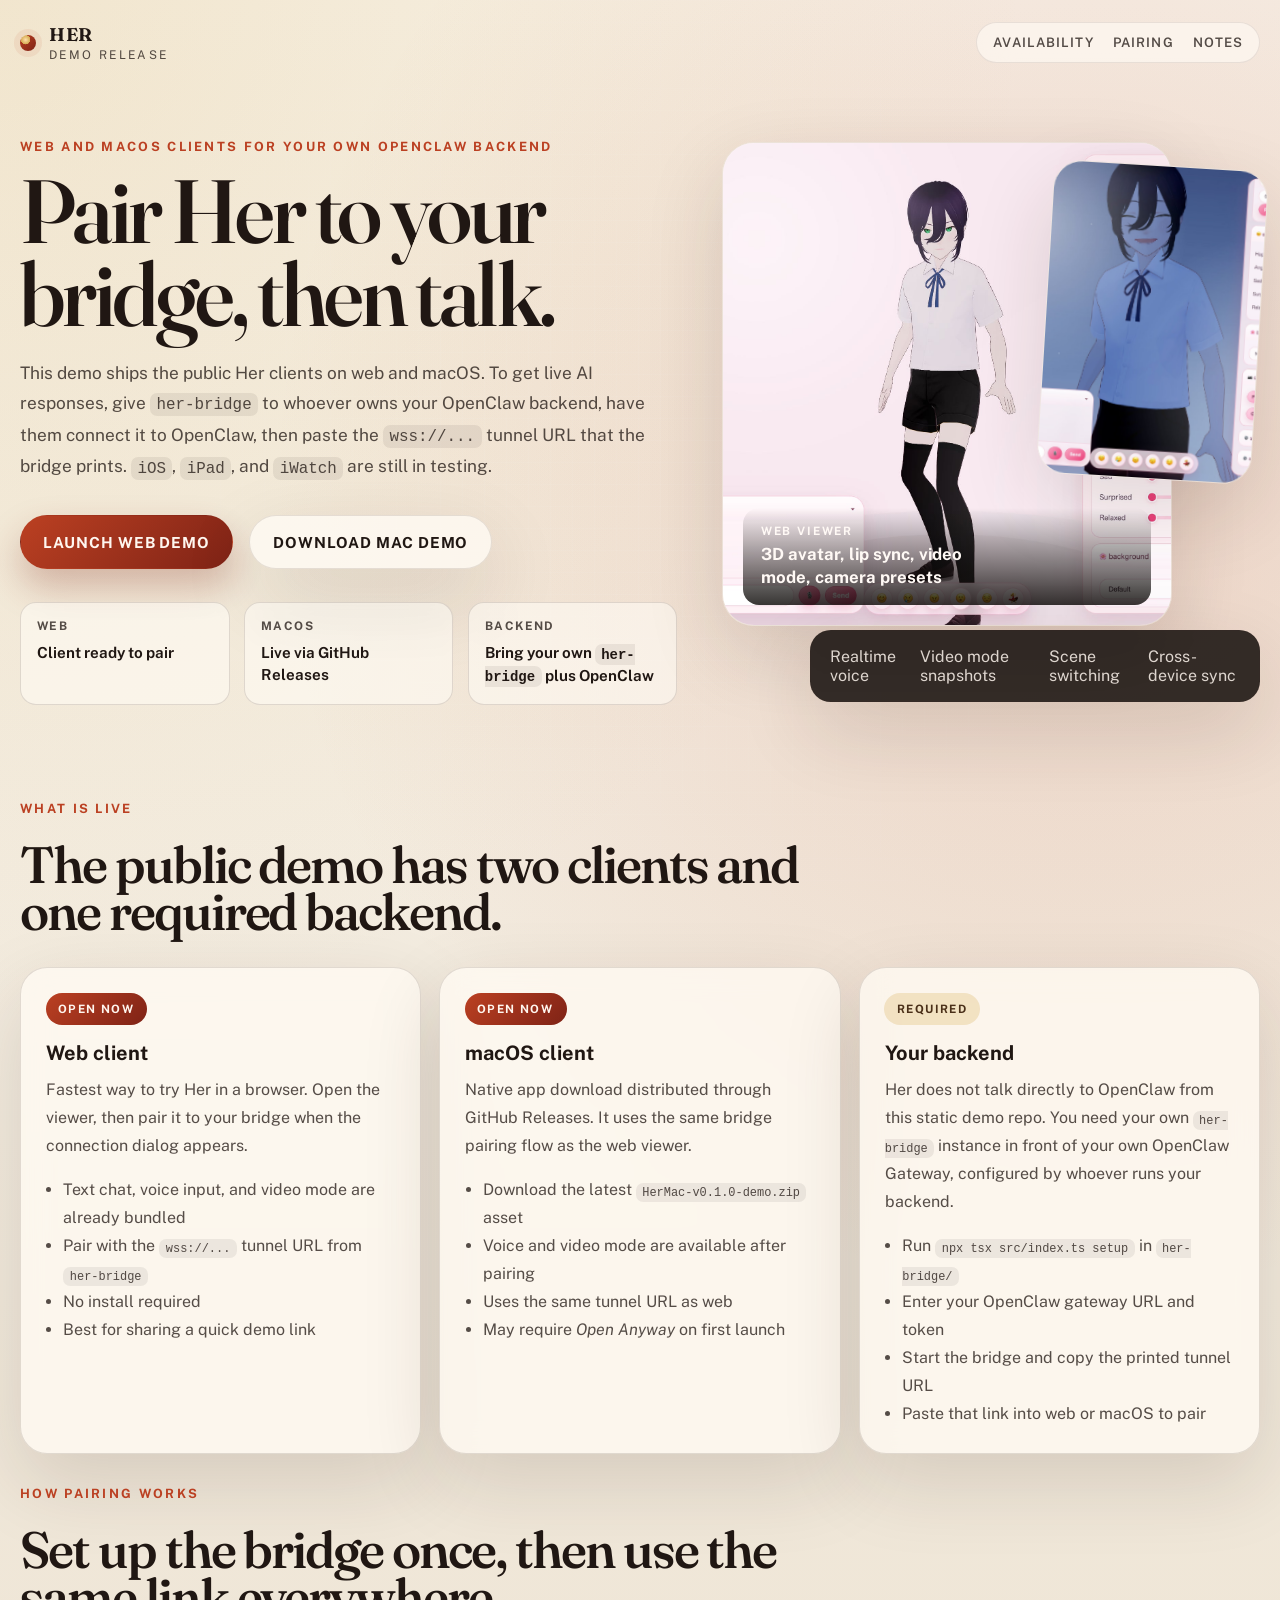
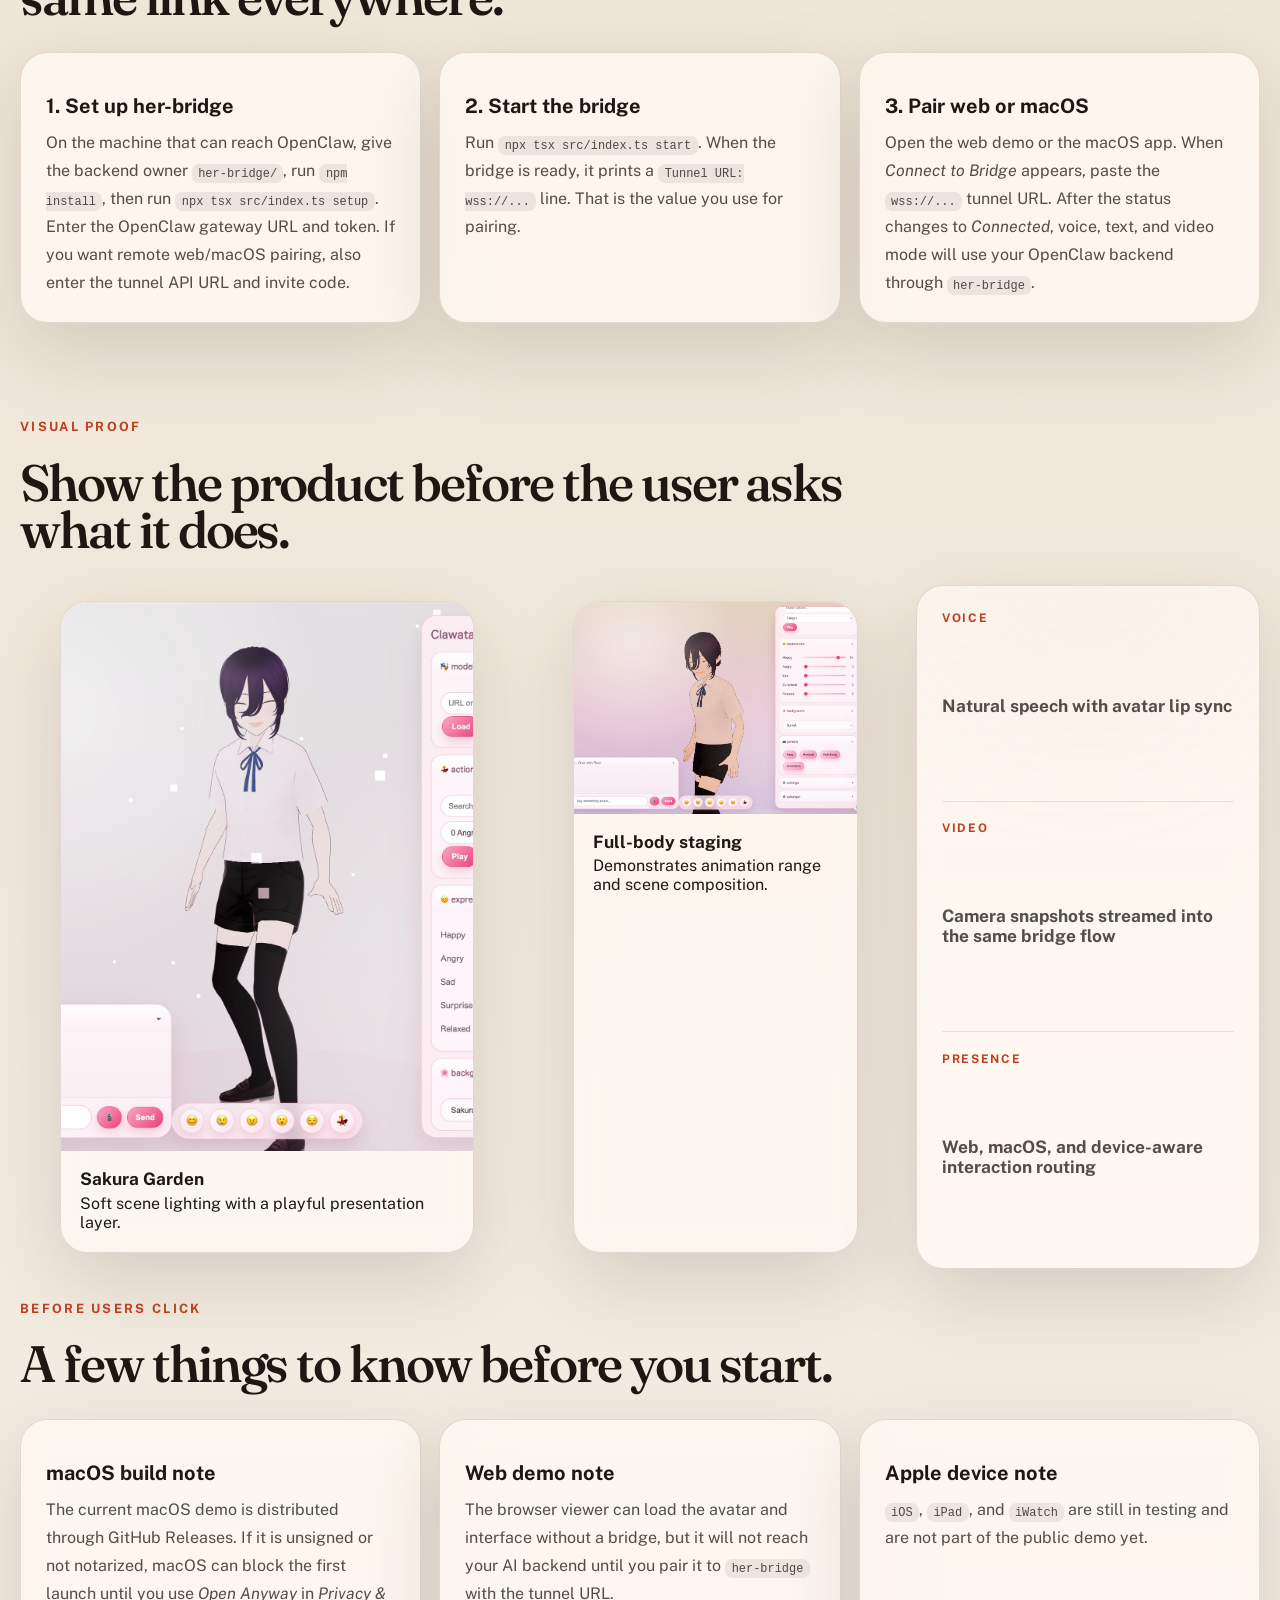
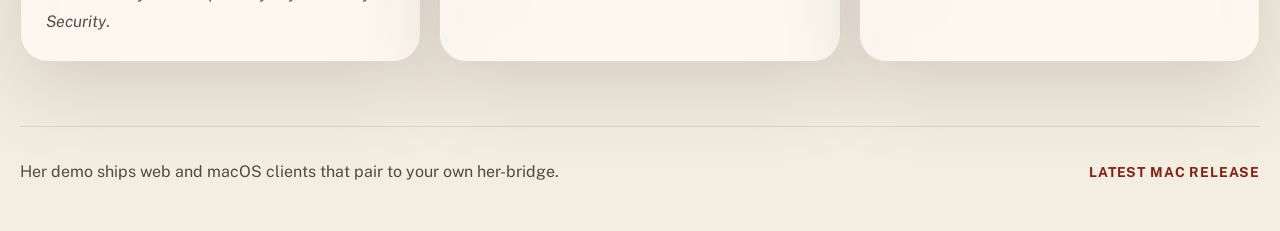
<file: index.html>
<!DOCTYPE html>
<html lang="en">
  <head>
    <meta charset="UTF-8" />
    <meta name="viewport" content="width=device-width, initial-scale=1.0" />
    <title>Her Demo</title>
    <meta
      name="description"
      content="Her ships web and macOS demo clients today. To get live AI responses, pair them with your own her-bridge tunnel connected to OpenClaw."
    />
    <meta property="og:title" content="Her Demo" />
    <meta
      property="og:description"
      content="Her demo page for the web viewer and macOS app, with clear setup steps for pairing them to your own her-bridge and OpenClaw backend."
    />
    <meta property="og:type" content="website" />
    <meta property="og:image" content="assets/screenshots/default-view.jpg" />
    <meta name="theme-color" content="#f3ede2" />
    <link rel="preconnect" href="https://fonts.googleapis.com" />
    <link rel="preconnect" href="https://fonts.gstatic.com" crossorigin />
    <link
      href="https://fonts.googleapis.com/css2?family=Fraunces:opsz,wght@9..144,300;9..144,400;9..144,500;9..144,600;9..144,700&family=Public+Sans:wght@300;400;500;600;700;800&display=swap"
      rel="stylesheet"
    />
    <link rel="stylesheet" href="styles.css" />
  </head>
  <body>
    <div class="page-shell">
      <div class="texture"></div>
      <header class="site-header">
        <a class="wordmark" href="#top" aria-label="Her Demo home">
          <span class="wordmark-mark"></span>
          <span class="wordmark-text">
            <strong>Her</strong>
            <span>demo release</span>
          </span>
        </a>
        <nav class="top-nav" aria-label="Primary">
          <a href="#availability">Availability</a>
          <a href="#pairing">Pairing</a>
          <a href="#notes">Notes</a>
        </nav>
      </header>

      <main id="top">
        <section class="hero">
          <div class="hero-copy reveal">
            <p class="eyebrow">Web and macOS clients for your own OpenClaw backend</p>
            <h1>Pair Her to your bridge, then talk.</h1>
            <p class="hero-text">
              This demo ships the public Her clients on web and macOS. To get
              live AI responses, give <code>her-bridge</code> to whoever owns
              your OpenClaw backend, have them connect it to OpenClaw, then
              paste the <code>wss://...</code> tunnel URL that the bridge
              prints. <code>iOS</code>, <code>iPad</code>, and
              <code>iWatch</code> are still in testing.
            </p>
            <div class="cta-row">
              <a
                class="button button-primary"
                id="launch-web-demo"
                href="#"
                data-empty-label="Web demo URL pending"
              >
                Launch Web Demo
              </a>
              <a
                class="button button-secondary"
                id="download-mac-demo"
                href="https://github.com/Entroplay-ai/Her-demo/releases/latest"
              >
                Download Mac Demo
              </a>
            </div>
            <dl class="hero-meta">
              <div>
                <dt>Web</dt>
                <dd id="web-status">Client ready to pair</dd>
              </div>
              <div>
                <dt>macOS</dt>
                <dd id="mac-status">Release live</dd>
              </div>
              <div>
                <dt>Backend</dt>
                <dd>Bring your own <code>her-bridge</code> plus OpenClaw</dd>
              </div>
            </dl>
          </div>

          <div class="hero-stage reveal">
            <article class="stage-card stage-card-main">
              <img
                src="assets/screenshots/default-view.jpg"
                alt="Her avatar default scene"
              />
              <div class="stage-card-copy">
                <p>Web viewer</p>
                <strong>3D avatar, lip sync, video mode, camera presets</strong>
              </div>
            </article>
            <article class="stage-card stage-card-side">
              <img
                src="assets/screenshots/night-sky-face.jpg"
                alt="Her avatar close-up in night sky scene"
              />
            </article>
            <article class="stage-card stage-card-strip">
              <p>Realtime voice</p>
              <p>Video mode snapshots</p>
              <p>Scene switching</p>
              <p>Cross-device sync</p>
            </article>
          </div>
        </section>

        <section class="availability" id="availability">
          <div class="section-heading reveal">
            <p class="eyebrow">What is live</p>
            <h2>The public demo has two clients and one required backend.</h2>
          </div>
          <div class="availability-grid">
            <article class="availability-card reveal">
              <span class="status-pill status-open">Open now</span>
              <h3>Web client</h3>
              <p>
                Fastest way to try Her in a browser. Open the viewer, then pair
                it to your bridge when the connection dialog appears.
              </p>
              <ul>
                <li>Text chat, voice input, and video mode are already bundled</li>
                <li>Pair with the <code>wss://...</code> tunnel URL from <code>her-bridge</code></li>
                <li>No install required</li>
                <li>Best for sharing a quick demo link</li>
              </ul>
            </article>
            <article class="availability-card reveal">
              <span class="status-pill status-open">Open now</span>
              <h3>macOS client</h3>
              <p>
                Native app download distributed through GitHub Releases. It uses
                the same bridge pairing flow as the web viewer.
              </p>
              <ul>
                <li>Download the latest <code>HerMac-v0.1.0-demo.zip</code> asset</li>
                <li>Voice and video mode are available after pairing</li>
                <li>Uses the same tunnel URL as web</li>
                <li>May require <em>Open Anyway</em> on first launch</li>
              </ul>
            </article>
            <article class="availability-card reveal">
              <span class="status-pill status-soon">Required</span>
              <h3>Your backend</h3>
              <p>
                Her does not talk directly to OpenClaw from this static demo
                repo. You need your own <code>her-bridge</code> instance in
                front of your own OpenClaw Gateway, configured by whoever runs
                your backend.
              </p>
              <ul>
                <li>Run <code>npx tsx src/index.ts setup</code> in <code>her-bridge/</code></li>
                <li>Enter your OpenClaw gateway URL and token</li>
                <li>Start the bridge and copy the printed tunnel URL</li>
                <li>Paste that link into web or macOS to pair</li>
              </ul>
            </article>
          </div>
        </section>

        <section class="pairing" id="pairing">
          <div class="section-heading reveal">
            <p class="eyebrow">How pairing works</p>
            <h2>Set up the bridge once, then use the same link everywhere.</h2>
          </div>
          <div class="notes-grid">
            <article class="note-card reveal">
              <h3>1. Set up her-bridge</h3>
              <p>
                On the machine that can reach OpenClaw, give the backend owner
                <code>her-bridge/</code>, run <code>npm install</code>, then run
                <code>npx tsx src/index.ts setup</code>. Enter the OpenClaw
                gateway URL and token. If you want remote web/macOS pairing,
                also enter the tunnel API URL and invite code.
              </p>
            </article>
            <article class="note-card reveal">
              <h3>2. Start the bridge</h3>
              <p>
                Run <code>npx tsx src/index.ts start</code>. When the bridge is
                ready, it prints a <code>Tunnel URL: wss://...</code> line.
                That is the value you use for pairing.
              </p>
            </article>
            <article class="note-card reveal">
              <h3>3. Pair web or macOS</h3>
              <p>
                Open the web demo or the macOS app. When
                <em>Connect to Bridge</em> appears, paste the
                <code>wss://...</code> tunnel URL. After the status changes to
                <em>Connected</em>, voice, text, and video mode will use your
                OpenClaw backend through <code>her-bridge</code>.
              </p>
            </article>
          </div>
        </section>

        <section class="gallery" id="gallery">
          <div class="section-heading reveal">
            <p class="eyebrow">Visual proof</p>
            <h2>Show the product before the user asks what it does.</h2>
          </div>
          <div class="gallery-grid">
            <figure class="gallery-card gallery-tall reveal">
              <img
                src="assets/screenshots/sakura-garden.jpg"
                alt="Her avatar in sakura garden scene"
              />
              <figcaption>
                <strong>Sakura Garden</strong>
                <span>Soft scene lighting with a playful presentation layer.</span>
              </figcaption>
            </figure>
            <figure class="gallery-card reveal">
              <img
                src="assets/screenshots/sunset-fullbody.jpg"
                alt="Her avatar in sunset full-body scene"
              />
              <figcaption>
                <strong>Full-body staging</strong>
                <span>Demonstrates animation range and scene composition.</span>
              </figcaption>
            </figure>
            <article class="feature-stack reveal">
              <div>
                <span>Voice</span>
                <strong>Natural speech with avatar lip sync</strong>
              </div>
              <div>
                <span>Video</span>
                <strong>Camera snapshots streamed into the same bridge flow</strong>
              </div>
              <div>
                <span>Presence</span>
                <strong>Web, macOS, and device-aware interaction routing</strong>
              </div>
            </article>
          </div>
        </section>

        <section class="notes" id="notes">
          <div class="section-heading reveal">
            <p class="eyebrow">Before users click</p>
            <h2>A few things to know before you start.</h2>
          </div>
          <div class="notes-grid">
            <article class="note-card reveal">
              <h3>macOS build note</h3>
              <p>
                The current macOS demo is distributed through GitHub Releases.
                If it is unsigned or not notarized, macOS can block the first
                launch until you use <em>Open Anyway</em> in
                <em>Privacy &amp; Security</em>.
              </p>
            </article>
            <article class="note-card reveal">
              <h3>Web demo note</h3>
              <p>
                The browser viewer can load the avatar and interface without a
                bridge, but it will not reach your AI backend until you pair it
                to <code>her-bridge</code> with the tunnel URL.
              </p>
            </article>
            <article class="note-card reveal">
              <h3>Apple device note</h3>
              <p>
                <code>iOS</code>, <code>iPad</code>, and <code>iWatch</code>
                are still in testing and are not part of the public demo yet.
              </p>
            </article>
          </div>
        </section>
      </main>

      <footer class="site-footer reveal">
        <p>Her demo ships web and macOS clients that pair to your own her-bridge.</p>
        <div class="footer-links">
          <a
            id="mac-release-link"
            href="https://github.com/Entroplay-ai/Her-demo/releases/latest"
          >
            Latest mac release
          </a>
        </div>
      </footer>
    </div>

    <script src="site-config.js"></script>
    <script>
      const config = window.HER_DEMO_CONFIG || {};

      const applyLinkState = (id, url, fallbackTextId, fallbackText) => {
        const element = document.getElementById(id);
        if (!element) return;

        if (url) {
          element.href = url;
          element.removeAttribute("aria-disabled");
          element.classList.remove("is-disabled");
          return;
        }

        element.href = "#notes";
        element.setAttribute("aria-disabled", "true");
        element.classList.add("is-disabled");
        if (fallbackTextId) {
          const target = document.getElementById(fallbackTextId);
          if (target) target.textContent = fallbackText;
        }
        if (element.dataset.emptyLabel) {
          element.textContent = element.dataset.emptyLabel;
        }
      };

      applyLinkState(
        "launch-web-demo",
        config.liveDemoUrl,
        "web-status",
        "Pending live URL"
      );
      applyLinkState("download-mac-demo", config.macDownloadUrl);

      const macReleaseLink = document.getElementById("mac-release-link");
      if (macReleaseLink && config.macDownloadUrl) {
        macReleaseLink.href = config.macDownloadUrl;
      }

      const macStatus = document.getElementById("mac-status");
      if (macStatus && config.macDownloadUrl) {
        macStatus.textContent = "Live via GitHub Releases";
      }
    </script>
  </body>
</html>
</file>
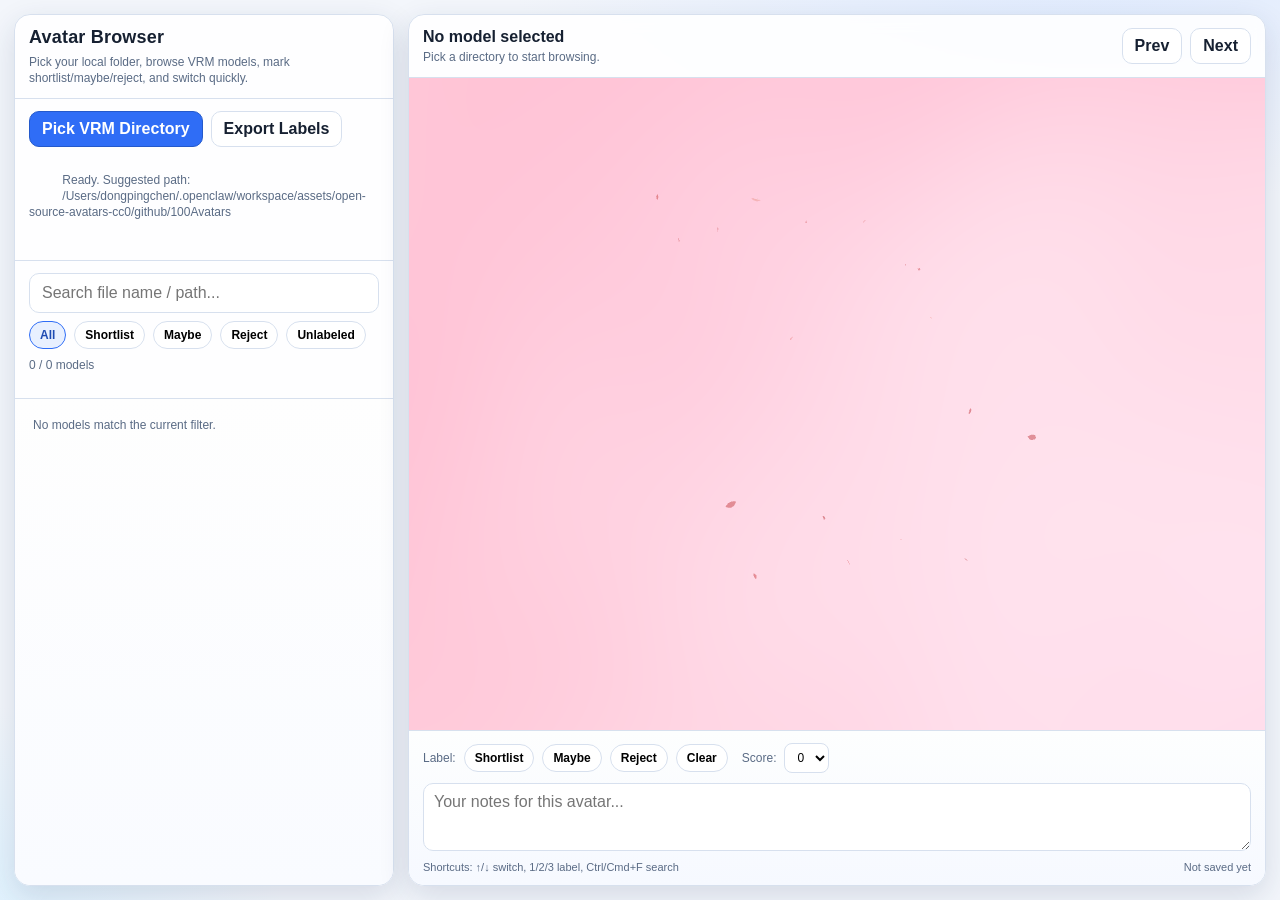
<file: viewer/avatar-browser.html>
<!DOCTYPE html>
<html lang="en">
<head>
  <meta charset="UTF-8">
  <meta name="viewport" content="width=device-width, initial-scale=1.0">
  <title>Avatar Browser</title>
  <style>
    :root {
      --bg: #f3f6fb;
      --panel: #fefefe;
      --panel-soft: #f5f8ff;
      --line: #d7e0ee;
      --text: #162031;
      --muted: #5a6b85;
      --primary: #2f6df6;
      --primary-strong: #1c4ec2;
      --ok: #2e8b57;
      --warn: #d08a22;
      --bad: #be2f55;
      --shadow: 0 10px 30px rgba(29, 50, 90, 0.14);
    }

    * {
      box-sizing: border-box;
    }

    html, body {
      margin: 0;
      padding: 0;
      width: 100%;
      height: 100%;
      font-family: "SF Pro Text", "Segoe UI", "Helvetica Neue", Arial, sans-serif;
      color: var(--text);
      background:
        radial-gradient(1000px 500px at 85% -10%, #dbe8ff 0%, transparent 60%),
        radial-gradient(700px 420px at -10% 105%, #d7f0ff 0%, transparent 60%),
        var(--bg);
    }

    .app {
      height: 100%;
      display: grid;
      grid-template-columns: 380px 1fr;
      gap: 14px;
      padding: 14px;
    }

    .panel {
      background: rgba(255, 255, 255, 0.88);
      border: 1px solid var(--line);
      border-radius: 16px;
      box-shadow: var(--shadow);
      backdrop-filter: blur(8px);
    }

    .sidebar {
      display: flex;
      flex-direction: column;
      min-width: 0;
      overflow: hidden;
    }

    .section {
      padding: 12px 14px;
      border-bottom: 1px solid var(--line);
    }

    .section:last-child {
      border-bottom: none;
    }

    .title {
      margin: 0;
      font-size: 18px;
      font-weight: 700;
      letter-spacing: 0.2px;
    }

    .subtitle {
      margin: 6px 0 0;
      color: var(--muted);
      font-size: 12px;
      line-height: 1.35;
    }

    .row {
      display: flex;
      gap: 8px;
      align-items: center;
      flex-wrap: wrap;
    }

    button, select, input, textarea {
      font: inherit;
    }

    .btn {
      border: 1px solid transparent;
      border-radius: 10px;
      padding: 8px 12px;
      font-weight: 600;
      cursor: pointer;
      transition: 140ms ease;
      background: var(--panel-soft);
      color: var(--text);
    }

    .btn:hover {
      transform: translateY(-1px);
    }

    .btn-primary {
      background: var(--primary);
      color: #fff;
      border-color: #2459cb;
    }

    .btn-primary:hover {
      background: var(--primary-strong);
    }

    .btn-ghost {
      border-color: var(--line);
      background: #fff;
    }

    .btn-chip {
      padding: 6px 10px;
      border-radius: 999px;
      border: 1px solid var(--line);
      background: #fff;
      font-size: 12px;
      font-weight: 600;
      cursor: pointer;
    }

    .btn-chip.active {
      border-color: var(--primary);
      background: #e8f0ff;
      color: #1f4cb3;
    }

    .status {
      font-size: 12px;
      color: var(--muted);
      line-height: 1.35;
      white-space: pre-wrap;
      word-break: break-word;
    }

    .search {
      width: 100%;
      border: 1px solid var(--line);
      border-radius: 10px;
      padding: 10px 12px;
      background: #fff;
      outline: none;
    }

    .search:focus {
      border-color: #8fb0ff;
      box-shadow: 0 0 0 3px rgba(47, 109, 246, 0.14);
    }

    .list-wrap {
      flex: 1;
      min-height: 0;
      overflow: auto;
      padding: 8px;
      background: linear-gradient(180deg, #fefefe 0%, #f9fbff 100%);
    }

    .item {
      width: 100%;
      text-align: left;
      border: 1px solid #e5ebf5;
      border-radius: 12px;
      padding: 8px 10px;
      margin-bottom: 8px;
      background: #fff;
      cursor: pointer;
      display: grid;
      grid-template-columns: 1fr auto;
      gap: 8px;
      align-items: start;
    }

    .item:hover {
      border-color: #b2c8f7;
      box-shadow: 0 4px 14px rgba(50, 80, 140, 0.13);
    }

    .item.active {
      border-color: var(--primary);
      background: #eef4ff;
      box-shadow: 0 6px 16px rgba(47, 109, 246, 0.2);
    }

    .item-name {
      font-size: 13px;
      font-weight: 700;
      line-height: 1.3;
      color: #14223a;
    }

    .item-path {
      margin-top: 3px;
      font-size: 11px;
      color: var(--muted);
      line-height: 1.3;
    }

    .badge {
      font-size: 10px;
      font-weight: 700;
      line-height: 1;
      border-radius: 999px;
      padding: 4px 8px;
      border: 1px solid transparent;
      white-space: nowrap;
    }

    .badge-shortlist {
      color: #115934;
      background: #dcf5e8;
      border-color: #9fdcbc;
    }

    .badge-maybe {
      color: #7d4a0c;
      background: #fff1db;
      border-color: #f0cc90;
    }

    .badge-reject {
      color: #8d1e40;
      background: #ffe1ea;
      border-color: #f1a2ba;
    }

    .viewer {
      display: grid;
      grid-template-rows: auto 1fr auto;
      min-width: 0;
      min-height: 0;
      overflow: hidden;
    }

    .viewer-top {
      padding: 12px 14px;
      border-bottom: 1px solid var(--line);
      display: grid;
      grid-template-columns: 1fr auto;
      gap: 10px;
      align-items: center;
    }

    .selected-name {
      margin: 0;
      font-size: 16px;
      font-weight: 700;
      line-height: 1.2;
    }

    .selected-path {
      margin-top: 4px;
      font-size: 12px;
      color: var(--muted);
      word-break: break-all;
      line-height: 1.25;
    }

    .viewer-main {
      position: relative;
      min-height: 0;
      background: #dfe9fb;
    }

    iframe {
      width: 100%;
      height: 100%;
      border: none;
      display: block;
      background: #dfe9fb;
    }

    .loading-mask {
      position: absolute;
      inset: 0;
      display: none;
      align-items: center;
      justify-content: center;
      text-align: center;
      background: rgba(228, 237, 255, 0.76);
      color: #183260;
      font-size: 14px;
      font-weight: 700;
      z-index: 10;
      backdrop-filter: blur(4px);
    }

    .loading-mask.show {
      display: flex;
    }

    .viewer-bottom {
      padding: 12px 14px;
      border-top: 1px solid var(--line);
      display: grid;
      gap: 10px;
      background: linear-gradient(180deg, #fdfefe 0%, #f6f9ff 100%);
    }

    .label-row {
      display: flex;
      gap: 8px;
      align-items: center;
      flex-wrap: wrap;
    }

    .label-btn {
      border: 1px solid var(--line);
      border-radius: 999px;
      background: #fff;
      padding: 6px 10px;
      cursor: pointer;
      font-size: 12px;
      font-weight: 700;
    }

    .label-btn[data-label="shortlist"].active {
      background: #dcf5e8;
      border-color: #95d6b4;
      color: #115934;
    }

    .label-btn[data-label="maybe"].active {
      background: #fff1db;
      border-color: #efc786;
      color: #7d4a0c;
    }

    .label-btn[data-label="reject"].active {
      background: #ffe1ea;
      border-color: #f2a2bc;
      color: #8d1e40;
    }

    .score {
      border: 1px solid var(--line);
      border-radius: 8px;
      padding: 6px 8px;
      background: #fff;
      font-size: 12px;
    }

    .note {
      width: 100%;
      min-height: 68px;
      resize: vertical;
      border: 1px solid var(--line);
      border-radius: 10px;
      padding: 9px 10px;
      background: #fff;
      outline: none;
    }

    .note:focus {
      border-color: #8fb0ff;
      box-shadow: 0 0 0 3px rgba(47, 109, 246, 0.14);
    }

    .footer-row {
      display: flex;
      justify-content: space-between;
      align-items: center;
      gap: 8px;
      flex-wrap: wrap;
      font-size: 11px;
      color: var(--muted);
    }

    @media (max-width: 1080px) {
      .app {
        grid-template-columns: 1fr;
        grid-template-rows: 48vh 1fr;
      }
    }
  </style>
</head>
<body>
  <div class="app">
    <aside class="panel sidebar">
      <div class="section">
        <h1 class="title">Avatar Browser</h1>
        <p class="subtitle">
          Pick your local folder, browse VRM models, mark shortlist/maybe/reject, and switch quickly.
        </p>
      </div>

      <div class="section">
        <div class="row">
          <button id="pick-dir-btn" class="btn btn-primary">Pick VRM Directory</button>
          <button id="export-btn" class="btn btn-ghost">Export Labels</button>
        </div>
        <p id="status" class="status" style="margin-top:8px;">
          Ready. Suggested path:
          /Users/dongpingchen/.openclaw/workspace/assets/open-source-avatars-cc0/github/100Avatars
        </p>
      </div>

      <div class="section">
        <input id="search" class="search" placeholder="Search file name / path..." autocomplete="off">
        <div class="row" style="margin-top:8px;">
          <button class="btn-chip active" data-filter="all">All</button>
          <button class="btn-chip" data-filter="shortlist">Shortlist</button>
          <button class="btn-chip" data-filter="maybe">Maybe</button>
          <button class="btn-chip" data-filter="reject">Reject</button>
          <button class="btn-chip" data-filter="unlabeled">Unlabeled</button>
        </div>
        <p id="counter" class="status" style="margin-top:8px;">0 models</p>
      </div>

      <div id="model-list" class="list-wrap"></div>
    </aside>

    <main class="panel viewer">
      <div class="viewer-top">
        <div>
          <h2 id="selected-name" class="selected-name">No model selected</h2>
          <div id="selected-path" class="selected-path">Pick a directory to start browsing.</div>
        </div>
        <div class="row">
          <button id="prev-btn" class="btn btn-ghost">Prev</button>
          <button id="next-btn" class="btn btn-ghost">Next</button>
        </div>
      </div>

      <div class="viewer-main">
        <div id="loading-mask" class="loading-mask">Loading model...</div>
        <iframe id="viewer-frame" src="./index.html?embed&noautoload=1&freepreview=1"></iframe>
      </div>

      <div class="viewer-bottom">
        <div class="label-row">
          <span style="font-size:12px; color:var(--muted);">Label:</span>
          <button class="label-btn" data-label="shortlist">Shortlist</button>
          <button class="label-btn" data-label="maybe">Maybe</button>
          <button class="label-btn" data-label="reject">Reject</button>
          <button id="clear-label-btn" class="label-btn">Clear</button>
          <span style="font-size:12px; color:var(--muted); margin-left:6px;">Score:</span>
          <select id="score" class="score">
            <option value="0">0</option>
            <option value="1">1</option>
            <option value="2">2</option>
            <option value="3">3</option>
            <option value="4">4</option>
            <option value="5">5</option>
          </select>
        </div>
        <textarea id="note" class="note" placeholder="Your notes for this avatar..."></textarea>
        <div class="footer-row">
          <div id="hint">Shortcuts: ↑/↓ switch, 1/2/3 label, Ctrl/Cmd+F search</div>
          <div id="save-state">Not saved yet</div>
        </div>
      </div>
    </main>
  </div>

  <script>
    ;(() => {
      const STORAGE_KEY = 'avatar_browser_annotations_v1'
      const CACHE_LIMIT = 90
      const TARGET_ORIGIN = window.location.origin

      const pickDirBtn = document.getElementById('pick-dir-btn')
      const exportBtn = document.getElementById('export-btn')
      const statusEl = document.getElementById('status')
      const searchEl = document.getElementById('search')
      const counterEl = document.getElementById('counter')
      const modelListEl = document.getElementById('model-list')
      const selectedNameEl = document.getElementById('selected-name')
      const selectedPathEl = document.getElementById('selected-path')
      const prevBtn = document.getElementById('prev-btn')
      const nextBtn = document.getElementById('next-btn')
      const viewerFrame = document.getElementById('viewer-frame')
      const loadingMask = document.getElementById('loading-mask')
      const scoreEl = document.getElementById('score')
      const noteEl = document.getElementById('note')
      const saveStateEl = document.getElementById('save-state')
      const filterButtons = Array.from(document.querySelectorAll('.btn-chip'))
      const labelButtons = Array.from(document.querySelectorAll('.label-btn[data-label]'))
      const clearLabelBtn = document.getElementById('clear-label-btn')

      let models = []
      let filtered = []
      let activeFilter = 'all'
      let searchText = ''
      let currentRel = null
      let loadSeq = 0
      let noteSaveTimer = null
      let objectUrlCache = new Map()
      let objectUrlOrder = []

      const annotations = loadAnnotations()

      let iframeLoaded = false
      const iframeReady = new Promise((resolve) => {
        viewerFrame.addEventListener('load', () => {
          iframeLoaded = true
          window.setTimeout(resolve, 240)
        })
      })

      function loadAnnotations() {
        try {
          const raw = localStorage.getItem(STORAGE_KEY)
          if (!raw) return {}
          const parsed = JSON.parse(raw)
          return parsed && typeof parsed === 'object' ? parsed : {}
        } catch {
          return {}
        }
      }

      function saveAnnotations() {
        localStorage.setItem(STORAGE_KEY, JSON.stringify(annotations))
        saveStateEl.textContent = `Saved at ${new Date().toLocaleTimeString()}`
      }

      function getAnnotation(rel) {
        return annotations[rel] || { label: '', score: 0, note: '', updatedAt: 0 }
      }

      function setStatus(msg) {
        statusEl.textContent = msg
      }

      function setLoading(show, text) {
        if (show) {
          loadingMask.classList.add('show')
          loadingMask.textContent = text || 'Loading model...'
        } else {
          loadingMask.classList.remove('show')
        }
      }

      function shouldSkipDir(name) {
        return (
          name === '.git' ||
          name === 'node_modules' ||
          name === '.DS_Store' ||
          name.endsWith('_TSB')
        )
      }

      function compareRel(a, b) {
        return a.rel.localeCompare(b.rel, undefined, { numeric: true, sensitivity: 'base' })
      }

      async function scanVRMFiles(rootDirHandle) {
        const out = []
        let scannedDirs = 0
        let scannedFiles = 0

        async function walk(dirHandle, prefix) {
          scannedDirs += 1
          if (scannedDirs % 8 === 0) {
            setStatus(`Scanning...\nDirs: ${scannedDirs}\nFiles: ${scannedFiles}\nVRM found: ${out.length}`)
            await new Promise((r) => setTimeout(r, 0))
          }

          for await (const [name, handle] of dirHandle.entries()) {
            if (handle.kind === 'directory') {
              if (shouldSkipDir(name)) continue
              await walk(handle, prefix ? `${prefix}/${name}` : name)
              continue
            }

            scannedFiles += 1
            if (!name.toLowerCase().endsWith('.vrm')) continue
            const rel = prefix ? `${prefix}/${name}` : name
            out.push({
              rel,
              name,
              handle,
            })
          }
        }

        await walk(rootDirHandle, '')
        out.sort(compareRel)
        return out
      }

      function labelToClass(label) {
        if (label === 'shortlist') return 'badge badge-shortlist'
        if (label === 'maybe') return 'badge badge-maybe'
        if (label === 'reject') return 'badge badge-reject'
        return ''
      }

      function labelToText(label) {
        if (label === 'shortlist') return 'SHORTLIST'
        if (label === 'maybe') return 'MAYBE'
        if (label === 'reject') return 'REJECT'
        return ''
      }

      function applyFilterAndRender() {
        const q = searchText.trim().toLowerCase()
        filtered = models.filter((item) => {
          const ann = getAnnotation(item.rel)
          const bySearch = !q || item.rel.toLowerCase().includes(q)
          if (!bySearch) return false
          if (activeFilter === 'all') return true
          if (activeFilter === 'unlabeled') return !ann.label
          return ann.label === activeFilter
        })

        renderList()
        counterEl.textContent = `${filtered.length} / ${models.length} models`
      }

      function renderList() {
        modelListEl.innerHTML = ''

        if (filtered.length === 0) {
          const empty = document.createElement('div')
          empty.className = 'status'
          empty.style.padding = '10px'
          empty.textContent = 'No models match the current filter.'
          modelListEl.appendChild(empty)
          return
        }

        for (const item of filtered) {
          const ann = getAnnotation(item.rel)
          const row = document.createElement('button')
          row.type = 'button'
          row.className = `item${item.rel === currentRel ? ' active' : ''}`

          const left = document.createElement('div')
          const name = document.createElement('div')
          name.className = 'item-name'
          name.textContent = item.name
          const path = document.createElement('div')
          path.className = 'item-path'
          path.textContent = item.rel
          left.appendChild(name)
          left.appendChild(path)

          row.appendChild(left)

          if (ann.label) {
            const badge = document.createElement('div')
            badge.className = labelToClass(ann.label)
            badge.textContent = labelToText(ann.label)
            row.appendChild(badge)
          } else {
            const spacer = document.createElement('div')
            spacer.style.width = '2px'
            row.appendChild(spacer)
          }

          row.addEventListener('click', () => {
            selectModel(item.rel, true)
          })

          modelListEl.appendChild(row)
        }
      }

      function updateDetailPanel(rel) {
        if (!rel) {
          selectedNameEl.textContent = 'No model selected'
          selectedPathEl.textContent = 'Pick a directory to start browsing.'
          scoreEl.value = '0'
          noteEl.value = ''
          labelButtons.forEach((btn) => btn.classList.remove('active'))
          return
        }

        const item = models.find((m) => m.rel === rel)
        if (!item) return
        const ann = getAnnotation(rel)

        selectedNameEl.textContent = item.name
        selectedPathEl.textContent = item.rel
        scoreEl.value = String(ann.score || 0)
        noteEl.value = ann.note || ''

        labelButtons.forEach((btn) => {
          btn.classList.toggle('active', btn.dataset.label === ann.label)
        })
      }

      async function getObjectURL(item) {
        if (objectUrlCache.has(item.rel)) {
          return objectUrlCache.get(item.rel)
        }

        const file = await item.handle.getFile()
        const url = URL.createObjectURL(file)
        objectUrlCache.set(item.rel, url)
        objectUrlOrder.push(item.rel)

        while (objectUrlOrder.length > CACHE_LIMIT) {
          const oldest = objectUrlOrder.shift()
          if (!oldest) break
          const oldestUrl = objectUrlCache.get(oldest)
          if (oldestUrl) URL.revokeObjectURL(oldestUrl)
          objectUrlCache.delete(oldest)
        }

        return url
      }

      async function waitForModelSwap(previousRef, seq) {
        const startedAt = performance.now()
        return new Promise((resolve, reject) => {
          const timer = setInterval(() => {
            if (seq !== loadSeq) {
              clearInterval(timer)
              reject(new Error('superseded'))
              return
            }

            const win = viewerFrame.contentWindow
            const currentRef = win && win.__app_state ? win.__app_state.vrm : null
            if (currentRef && (previousRef == null || currentRef !== previousRef)) {
              clearInterval(timer)
              resolve()
              return
            }

            if (performance.now() - startedAt > 20000) {
              clearInterval(timer)
              reject(new Error('timeout'))
            }
          }, 120)
        })
      }

      function getCurrentFilteredIndex() {
        if (!currentRel) return -1
        return filtered.findIndex((it) => it.rel === currentRel)
      }

      async function preloadNearby(rel) {
        const idx = models.findIndex((it) => it.rel === rel)
        if (idx < 0) return

        const neighbors = [idx + 1, idx + 2, idx - 1]
        for (const n of neighbors) {
          if (n < 0 || n >= models.length) continue
          getObjectURL(models[n]).catch(() => {})
        }
      }

      async function loadIntoViewer(rel) {
        const item = models.find((m) => m.rel === rel)
        if (!item) return

        await iframeReady
        if (!iframeLoaded || !viewerFrame.contentWindow) return

        const seq = ++loadSeq
        setLoading(true, `Loading ${item.name}...`)

        const viewerWindow = viewerFrame.contentWindow
        const previousRef = viewerWindow.__app_state ? viewerWindow.__app_state.vrm : null

        try {
          const url = await getObjectURL(item)
          viewerWindow.postMessage({ type: 'loadModel', url }, TARGET_ORIGIN)
          await waitForModelSwap(previousRef, seq)
          if (seq !== loadSeq) return
          setLoading(false)
          setStatus(`Loaded: ${item.rel}`)
        } catch (err) {
          if (seq !== loadSeq) return
          setLoading(false)
          setStatus(`Load timeout or failed: ${item.rel}`)
          console.error(err)
        }
      }

      async function selectModel(rel, doLoad) {
        currentRel = rel
        renderList()
        updateDetailPanel(rel)
        await preloadNearby(rel)
        if (doLoad) {
          await loadIntoViewer(rel)
        }
      }

      function setLabel(label) {
        if (!currentRel) return
        const prev = getAnnotation(currentRel)
        annotations[currentRel] = {
          ...prev,
          label,
          updatedAt: Date.now(),
        }
        saveAnnotations()
        renderList()
        updateDetailPanel(currentRel)
      }

      function setScore(score) {
        if (!currentRel) return
        const prev = getAnnotation(currentRel)
        annotations[currentRel] = {
          ...prev,
          score,
          updatedAt: Date.now(),
        }
        saveAnnotations()
      }

      function setNote(note) {
        if (!currentRel) return
        const prev = getAnnotation(currentRel)
        annotations[currentRel] = {
          ...prev,
          note,
          updatedAt: Date.now(),
        }
        saveAnnotations()
      }

      function exportAnnotations() {
        const payload = {
          exportedAt: new Date().toISOString(),
          totalModels: models.length,
          labeledCount: Object.values(annotations).filter((x) => x && x.label).length,
          annotations,
        }
        const blob = new Blob([JSON.stringify(payload, null, 2)], { type: 'application/json' })
        const url = URL.createObjectURL(blob)
        const a = document.createElement('a')
        a.href = url
        a.download = `avatar-annotations-${Date.now()}.json`
        document.body.appendChild(a)
        a.click()
        a.remove()
        URL.revokeObjectURL(url)
      }

      async function pickDirectoryAndScan() {
        if (!window.showDirectoryPicker) {
          alert('This browser does not support showDirectoryPicker(). Please use Chrome/Edge.')
          return
        }

        try {
          const handle = await window.showDirectoryPicker({ mode: 'read' })
          setStatus('Scanning directory...')
          models = await scanVRMFiles(handle)
          currentRel = null
          setStatus(`Scan complete.\nFound ${models.length} VRM files.`)
          applyFilterAndRender()
          updateDetailPanel(null)
          if (filtered.length > 0) {
            await selectModel(filtered[0].rel, true)
          }
        } catch (err) {
          if (err && err.name === 'AbortError') return
          setStatus('Failed to open folder.')
          console.error(err)
        }
      }

      function moveSelection(step) {
        if (filtered.length === 0) return
        const idx = getCurrentFilteredIndex()
        const next = idx < 0 ? 0 : Math.max(0, Math.min(filtered.length - 1, idx + step))
        selectModel(filtered[next].rel, true)
      }

      pickDirBtn.addEventListener('click', pickDirectoryAndScan)
      exportBtn.addEventListener('click', exportAnnotations)
      prevBtn.addEventListener('click', () => moveSelection(-1))
      nextBtn.addEventListener('click', () => moveSelection(1))

      searchEl.addEventListener('input', () => {
        searchText = searchEl.value
        applyFilterAndRender()
      })

      filterButtons.forEach((btn) => {
        btn.addEventListener('click', () => {
          activeFilter = btn.dataset.filter
          filterButtons.forEach((b) => b.classList.toggle('active', b === btn))
          applyFilterAndRender()
        })
      })

      labelButtons.forEach((btn) => {
        btn.addEventListener('click', () => {
          const label = btn.dataset.label
          const current = currentRel ? getAnnotation(currentRel).label : ''
          setLabel(current === label ? '' : label)
        })
      })

      clearLabelBtn.addEventListener('click', () => setLabel(''))

      scoreEl.addEventListener('change', () => {
        const v = Number(scoreEl.value || 0)
        setScore(Number.isFinite(v) ? v : 0)
      })

      noteEl.addEventListener('input', () => {
        if (noteSaveTimer) window.clearTimeout(noteSaveTimer)
        noteSaveTimer = window.setTimeout(() => {
          setNote(noteEl.value || '')
        }, 220)
      })

      document.addEventListener('keydown', (e) => {
        const isTyping = (
          e.target instanceof HTMLInputElement ||
          e.target instanceof HTMLTextAreaElement ||
          e.target instanceof HTMLSelectElement
        )

        if ((e.metaKey || e.ctrlKey) && e.key.toLowerCase() === 'f') {
          e.preventDefault()
          searchEl.focus()
          searchEl.select()
          return
        }

        if (isTyping) return

        if (e.key === 'ArrowDown') {
          e.preventDefault()
          moveSelection(1)
        } else if (e.key === 'ArrowUp') {
          e.preventDefault()
          moveSelection(-1)
        } else if (e.key === '1') {
          setLabel('shortlist')
        } else if (e.key === '2') {
          setLabel('maybe')
        } else if (e.key === '3') {
          setLabel('reject')
        }
      })

      window.addEventListener('beforeunload', () => {
        for (const rel of objectUrlOrder) {
          const url = objectUrlCache.get(rel)
          if (url) URL.revokeObjectURL(url)
        }
      })

      applyFilterAndRender()
      updateDetailPanel(null)
    })()
  </script>
</body>
</html>
</file>
<file: styles.css>
:root {
  --bg: #f3ede2;
  --bg-deep: #181411;
  --surface: rgba(255, 250, 242, 0.78);
  --surface-strong: #f8f3ec;
  --surface-dark: rgba(30, 24, 20, 0.9);
  --ink: #201713;
  --ink-soft: rgba(32, 23, 19, 0.76);
  --line: rgba(61, 37, 30, 0.14);
  --accent: #bb4022;
  --accent-deep: #7f2316;
  --accent-soft: #e4b597;
  --highlight: #d4a94f;
  --shadow: 0 28px 80px rgba(52, 30, 24, 0.14);
  --radius-xl: 32px;
  --radius-lg: 22px;
  --radius-md: 16px;
  --radius-sm: 999px;
  --max-width: 1240px;
}

* {
  box-sizing: border-box;
}

html {
  scroll-behavior: smooth;
}

body {
  margin: 0;
  min-height: 100vh;
  font-family: "Public Sans", sans-serif;
  color: var(--ink);
  background:
    radial-gradient(circle at top left, rgba(212, 169, 79, 0.18), transparent 28%),
    radial-gradient(circle at 85% 14%, rgba(187, 64, 34, 0.16), transparent 26%),
    linear-gradient(180deg, #f8f3ea 0%, #efe6d7 48%, #f3ede2 100%);
}

img {
  display: block;
  width: 100%;
}

a {
  color: inherit;
  text-decoration: none;
}

code {
  padding: 0.16rem 0.4rem;
  border-radius: 0.45rem;
  background: rgba(32, 23, 19, 0.07);
  font-size: 0.92em;
}

.page-shell {
  position: relative;
  isolation: isolate;
  overflow: hidden;
}

.texture {
  position: fixed;
  inset: 0;
  pointer-events: none;
  opacity: 0.26;
  background-image:
    linear-gradient(rgba(255, 255, 255, 0.24) 1px, transparent 1px),
    linear-gradient(90deg, rgba(255, 255, 255, 0.2) 1px, transparent 1px);
  background-size: 22px 22px;
  mask-image: radial-gradient(circle at center, black 22%, transparent 90%);
}

.site-header,
.hero,
.availability,
.pairing,
.gallery,
.notes,
.site-footer {
  width: min(calc(100% - 2rem), var(--max-width));
  margin: 0 auto;
}

.site-header {
  display: flex;
  align-items: center;
  justify-content: space-between;
  padding: 1.4rem 0 0;
}

.wordmark {
  display: inline-flex;
  align-items: center;
  gap: 0.8rem;
}

.wordmark-mark {
  width: 1rem;
  height: 1rem;
  border-radius: 50%;
  background:
    radial-gradient(circle at 35% 30%, #ffdfaa 0%, var(--highlight) 30%, transparent 31%),
    linear-gradient(135deg, var(--accent) 0%, var(--accent-deep) 100%);
  box-shadow: 0 0 0 6px rgba(187, 64, 34, 0.08);
}

.wordmark-text {
  display: grid;
  gap: 0.12rem;
}

.wordmark-text strong {
  font-family: "Fraunces", serif;
  font-size: 1.15rem;
  font-weight: 650;
  letter-spacing: 0.04em;
  text-transform: uppercase;
}

.wordmark-text span {
  font-size: 0.75rem;
  letter-spacing: 0.2em;
  text-transform: uppercase;
  color: var(--ink-soft);
}

.top-nav {
  display: inline-flex;
  align-items: center;
  gap: 1.2rem;
  padding: 0.75rem 1rem;
  border: 1px solid rgba(61, 37, 30, 0.1);
  border-radius: var(--radius-sm);
  background: rgba(255, 251, 245, 0.64);
  backdrop-filter: blur(16px);
}

.top-nav a {
  font-size: 0.82rem;
  font-weight: 600;
  letter-spacing: 0.08em;
  text-transform: uppercase;
  color: var(--ink-soft);
}

.hero {
  display: grid;
  grid-template-columns: minmax(0, 1.1fr) minmax(320px, 0.9fr);
  gap: 2.8rem;
  padding: 4.75rem 0 4rem;
  align-items: center;
}

.eyebrow {
  margin: 0 0 1rem;
  font-size: 0.8rem;
  font-weight: 700;
  letter-spacing: 0.18em;
  text-transform: uppercase;
  color: var(--accent);
}

.hero h1,
.section-heading h2 {
  margin: 0;
  font-family: "Fraunces", serif;
  font-weight: 550;
  line-height: 0.92;
  letter-spacing: -0.04em;
}

.hero h1 {
  max-width: 10ch;
  font-size: clamp(3.4rem, 7vw, 6.9rem);
}

.hero-text,
.availability-card p,
.feature-stack strong,
.note-card p,
.site-footer p {
  color: var(--ink-soft);
}

.hero-text {
  max-width: 58ch;
  margin: 1.4rem 0 0;
  font-size: 1.08rem;
  line-height: 1.75;
}

.cta-row {
  display: flex;
  flex-wrap: wrap;
  gap: 1rem;
  margin-top: 2rem;
}

.button {
  display: inline-flex;
  align-items: center;
  justify-content: center;
  min-height: 3.35rem;
  padding: 0 1.4rem;
  border-radius: var(--radius-sm);
  border: 1px solid transparent;
  font-size: 0.95rem;
  font-weight: 700;
  letter-spacing: 0.06em;
  text-transform: uppercase;
  transition:
    transform 180ms ease,
    box-shadow 180ms ease,
    background 180ms ease,
    color 180ms ease,
    border-color 180ms ease;
}

.button:hover,
.button:focus-visible {
  transform: translateY(-2px);
}

.button-primary {
  color: #fff7f0;
  background: linear-gradient(135deg, var(--accent) 0%, var(--accent-deep) 100%);
  box-shadow: 0 18px 36px rgba(127, 35, 22, 0.28);
}

.button-secondary {
  color: var(--ink);
  background: rgba(255, 251, 245, 0.76);
  border-color: rgba(61, 37, 30, 0.12);
  box-shadow: var(--shadow);
}

.button.is-disabled,
.button[aria-disabled="true"] {
  cursor: not-allowed;
  color: rgba(32, 23, 19, 0.52);
  background: rgba(255, 255, 255, 0.45);
  box-shadow: none;
  border-color: rgba(61, 37, 30, 0.12);
  transform: none;
}

.hero-meta {
  display: grid;
  grid-template-columns: repeat(3, minmax(0, 1fr));
  gap: 0.9rem;
  margin: 2.1rem 0 0;
}

.hero-meta div {
  padding: 1rem 1rem 1.1rem;
  border: 1px solid var(--line);
  border-radius: var(--radius-md);
  background: rgba(255, 251, 245, 0.58);
  backdrop-filter: blur(12px);
}

.hero-meta dt {
  font-size: 0.74rem;
  font-weight: 700;
  letter-spacing: 0.12em;
  text-transform: uppercase;
  color: var(--ink-soft);
}

.hero-meta dd {
  margin: 0.55rem 0 0;
  font-size: 0.95rem;
  font-weight: 650;
  line-height: 1.45;
}

.hero-stage {
  position: relative;
  min-height: 560px;
}

.stage-card {
  position: absolute;
  overflow: hidden;
  border: 1px solid rgba(61, 37, 30, 0.08);
  background: rgba(255, 251, 245, 0.66);
  box-shadow: var(--shadow);
  backdrop-filter: blur(12px);
}

.stage-card img {
  height: 100%;
  object-fit: cover;
}

.stage-card-main {
  inset: 0 5.5rem 4.8rem 0;
  border-radius: var(--radius-xl);
}

.stage-card-side {
  width: 40%;
  height: 56%;
  right: 0;
  top: 1.4rem;
  border-radius: 1.8rem;
  transform: rotate(3.5deg);
}

.stage-card-strip {
  display: flex;
  justify-content: space-between;
  gap: 1rem;
  left: 5.5rem;
  right: 0;
  bottom: 0;
  padding: 1rem 1.2rem;
  border-radius: 1.3rem;
  background: var(--surface-dark);
  color: rgba(255, 247, 240, 0.84);
}

.stage-card-strip p,
.stage-card-copy p,
.stage-card-copy strong,
.feature-stack span,
.feature-stack strong,
.gallery-card figcaption span {
  margin: 0;
}

.stage-card-copy {
  position: absolute;
  left: 1.25rem;
  right: 1.25rem;
  bottom: 1.25rem;
  display: grid;
  gap: 0.35rem;
  padding: 1rem 1.1rem;
  border-radius: 1rem;
  background: linear-gradient(180deg, rgba(12, 9, 7, 0) 0%, rgba(12, 9, 7, 0.82) 100%);
  color: #fff9f5;
}

.stage-card-copy p {
  font-size: 0.72rem;
  font-weight: 700;
  letter-spacing: 0.16em;
  text-transform: uppercase;
}

.stage-card-copy strong {
  max-width: 20ch;
  font-size: 1.05rem;
  line-height: 1.35;
}

.section-heading {
  display: grid;
  gap: 0.55rem;
  max-width: 52rem;
}

.section-heading h2 {
  font-size: clamp(2.4rem, 4vw, 4.2rem);
}

.availability,
.pairing,
.gallery,
.notes {
  padding: 2rem 0 0;
}

.availability-grid,
.notes-grid {
  display: grid;
  grid-template-columns: repeat(3, minmax(0, 1fr));
  gap: 1.15rem;
  margin-top: 2rem;
}

.availability-card,
.note-card,
.feature-stack,
.gallery-card {
  border: 1px solid var(--line);
  border-radius: 1.7rem;
  background: var(--surface);
  box-shadow: var(--shadow);
  backdrop-filter: blur(14px);
}

.availability-card,
.note-card,
.feature-stack {
  padding: 1.55rem;
}

.availability-card h3,
.note-card h3 {
  margin: 1rem 0 0.7rem;
  font-size: 1.25rem;
}

.availability-card p,
.note-card p {
  margin: 0;
  line-height: 1.75;
}

.availability-card ul {
  margin: 1rem 0 0;
  padding-left: 1.1rem;
  color: var(--ink-soft);
  line-height: 1.75;
}

.status-pill {
  display: inline-flex;
  align-items: center;
  min-height: 2rem;
  padding: 0 0.8rem;
  border-radius: var(--radius-sm);
  font-size: 0.72rem;
  font-weight: 700;
  letter-spacing: 0.12em;
  text-transform: uppercase;
}

.status-open {
  color: #fff6ef;
  background: linear-gradient(135deg, var(--accent) 0%, var(--accent-deep) 100%);
}

.status-soon {
  color: #4a2f18;
  background: rgba(212, 169, 79, 0.26);
}

.status-later {
  color: #4c4034;
  background: rgba(76, 64, 52, 0.09);
}

.gallery-grid {
  display: grid;
  grid-template-columns: 1.15fr 0.85fr 0.8fr;
  gap: 1.15rem;
  margin-top: 2rem;
  align-items: stretch;
}

.gallery-card {
  overflow: hidden;
}

.gallery-card img {
  aspect-ratio: 4 / 3;
  object-fit: cover;
}

.gallery-tall img {
  aspect-ratio: 3 / 4;
}

.gallery-card figcaption {
  display: grid;
  gap: 0.28rem;
  padding: 1.1rem 1.2rem 1.25rem;
}

.gallery-card strong,
.feature-stack strong {
  display: block;
  font-size: 1.08rem;
}

.feature-stack {
  display: grid;
  gap: 1.2rem;
  background:
    linear-gradient(180deg, rgba(255, 249, 242, 0.76), rgba(255, 249, 242, 0.92)),
    radial-gradient(circle at top, rgba(228, 181, 151, 0.32), transparent 38%);
}

.feature-stack div {
  display: grid;
  gap: 0.35rem;
  padding-bottom: 1.2rem;
  border-bottom: 1px solid rgba(61, 37, 30, 0.1);
}

.feature-stack div:last-child {
  padding-bottom: 0;
  border-bottom: 0;
}

.feature-stack span {
  font-size: 0.74rem;
  font-weight: 700;
  letter-spacing: 0.14em;
  text-transform: uppercase;
  color: var(--accent);
}

.notes-grid {
  margin-top: 2rem;
  padding-bottom: 4rem;
}

.site-footer {
  display: flex;
  align-items: center;
  justify-content: space-between;
  gap: 1rem;
  padding: 1.2rem 0 2.4rem;
  border-top: 1px solid rgba(61, 37, 30, 0.12);
}

.footer-links {
  display: inline-flex;
  flex-wrap: wrap;
  gap: 1rem;
}

.footer-links a {
  font-size: 0.86rem;
  font-weight: 700;
  letter-spacing: 0.06em;
  text-transform: uppercase;
  color: var(--accent-deep);
}

.reveal {
  opacity: 0;
  transform: translateY(20px);
  animation: rise 800ms cubic-bezier(0.2, 0.7, 0.2, 1) forwards;
}

.hero-stage.reveal {
  animation-delay: 140ms;
}

.availability .reveal:nth-child(2),
.gallery .reveal:nth-child(2),
.notes .reveal:nth-child(2) {
  animation-delay: 80ms;
}

.availability-card.reveal:nth-child(1),
.gallery-card.reveal:nth-child(1),
.note-card.reveal:nth-child(1) {
  animation-delay: 120ms;
}

.availability-card.reveal:nth-child(2),
.gallery-card.reveal:nth-child(2),
.note-card.reveal:nth-child(2) {
  animation-delay: 200ms;
}

.availability-card.reveal:nth-child(3),
.feature-stack.reveal,
.note-card.reveal:nth-child(3) {
  animation-delay: 280ms;
}

@keyframes rise {
  to {
    opacity: 1;
    transform: translateY(0);
  }
}

@media (max-width: 1100px) {
  .hero {
    grid-template-columns: 1fr;
  }

  .hero-stage {
    min-height: 500px;
  }

  .availability-grid,
  .notes-grid,
  .gallery-grid {
    grid-template-columns: 1fr;
  }

  .gallery-card img,
  .gallery-tall img {
    aspect-ratio: 16 / 10;
  }
}

@media (max-width: 760px) {
  .site-header {
    flex-direction: column;
    align-items: flex-start;
    gap: 1rem;
  }

  .top-nav {
    width: 100%;
    justify-content: space-between;
    gap: 0.8rem;
  }

  .hero {
    padding-top: 3.2rem;
  }

  .hero h1 {
    max-width: 11ch;
    font-size: clamp(3rem, 15vw, 4.4rem);
  }

  .hero-meta {
    grid-template-columns: 1fr;
  }

  .hero-stage {
    min-height: 420px;
  }

  .stage-card-main {
    inset: 0 2.4rem 5.1rem 0;
  }

  .stage-card-side {
    width: 44%;
    height: 46%;
  }

  .stage-card-strip {
    left: 1.5rem;
    flex-direction: column;
  }

  .site-footer {
    flex-direction: column;
    align-items: flex-start;
  }
}

@media (prefers-reduced-motion: reduce) {
  html {
    scroll-behavior: auto;
  }

  .reveal {
    opacity: 1;
    transform: none;
    animation: none;
  }

  .button {
    transition: none;
  }
}
</file>
